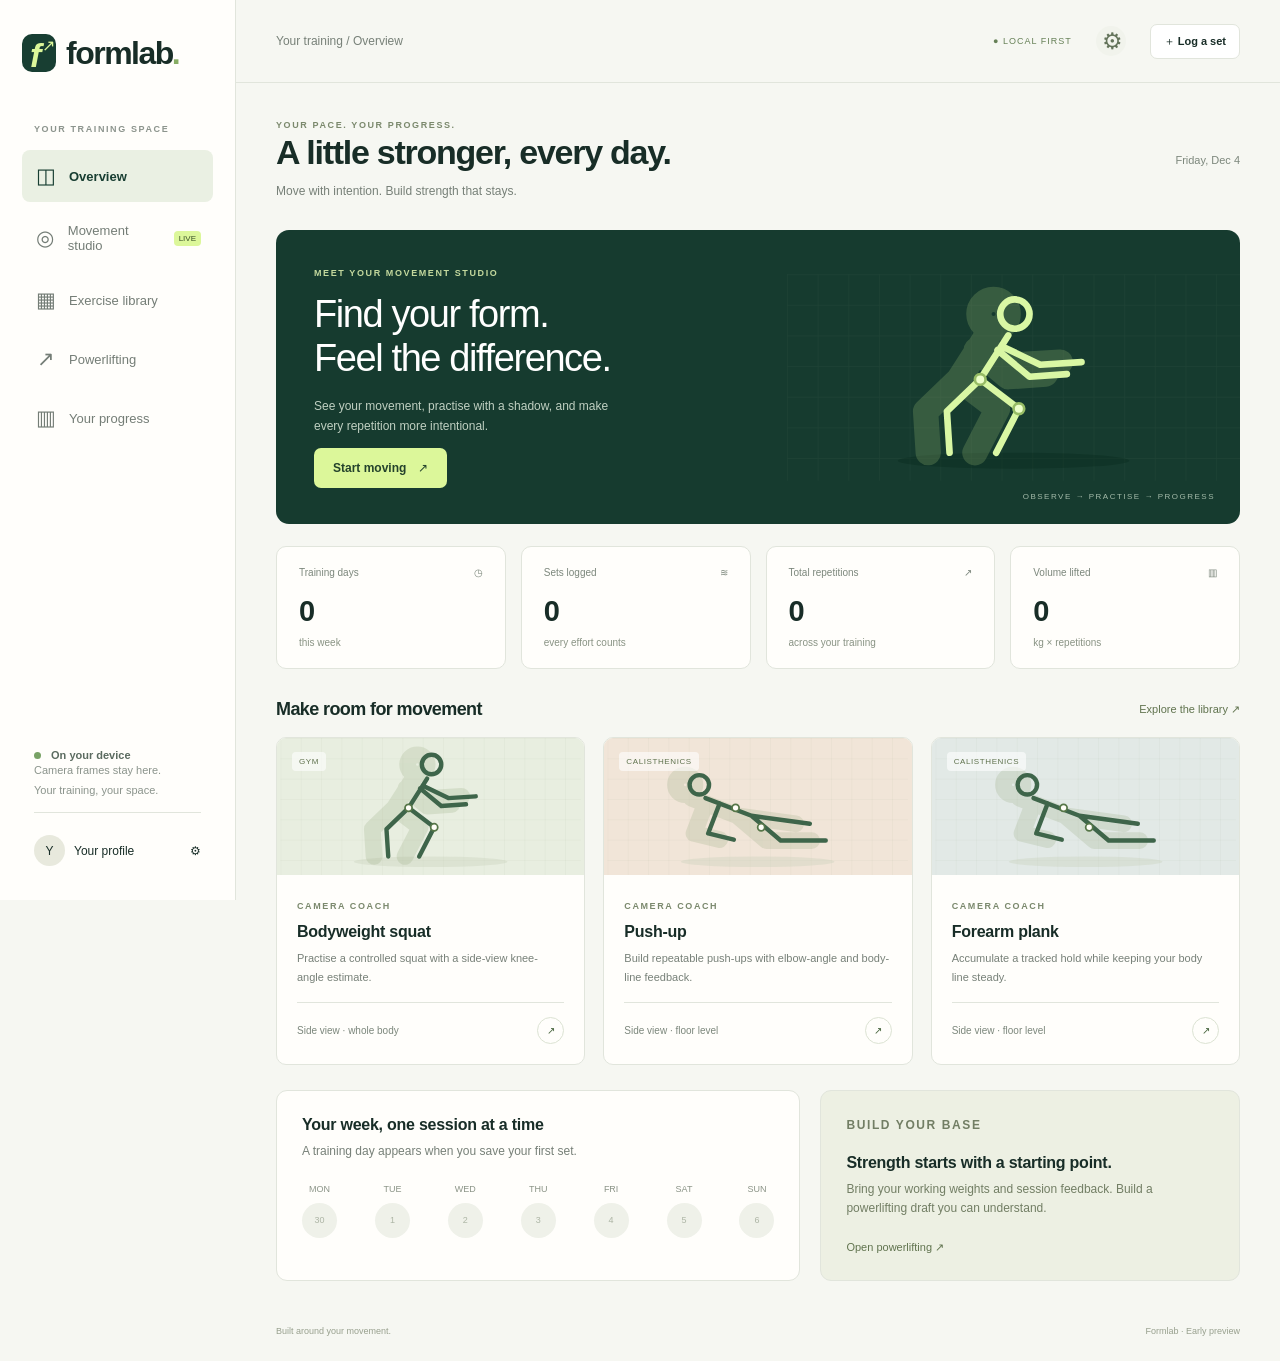
<file: fitness/index.html>
<!doctype html>
<html lang="en">
  <head>
    <meta charset="utf-8" />
    <meta name="viewport" content="width=device-width, initial-scale=1" />
    <meta name="theme-color" content="#102923" />
    <title>Formlab — Move with intention</title>
    <link rel="stylesheet" href="styles.css" />
  </head>
  <body>
    <aside class="sidebar">
      <a class="brand" href="#home"
        ><span class="brand-mark">f<span>↗</span></span
        >formlab<span class="brand-dot">.</span></a
      >
      <div class="workspace-label">YOUR TRAINING SPACE</div>
      <nav aria-label="Main navigation">
        <a href="#home" data-page="home"><span>◫</span> Overview</a
        ><a href="#coach" data-page="coach"
          ><span>◎</span> Movement studio <small>LIVE</small></a
        ><a href="#library" data-page="library"
          ><span>▦</span> Exercise library</a
        ><a href="#strength" data-page="strength"
          ><span>↗</span> Powerlifting</a
        ><a href="#progress" data-page="progress"
          ><span>▥</span> Your progress</a
        >
      </nav>
      <div class="sidebar-bottom">
        <div class="privacy-dot"></div>
        <b>On your device</b>
        <p>Camera frames stay here.<br />Your training, your space.</p>
        <button class="profile-link" id="edit-profile">
          <span class="avatar">Y</span
          ><span id="sidebar-name">Your profile</span><span>⚙</span>
        </button>
      </div>
    </aside>
    <div class="app">
      <header class="topbar">
        <span id="breadcrumb">Your training / Overview</span>
        <div>
          <span class="local-badge">● LOCAL FIRST</span
          ><button
            class="icon-button"
            id="top-profile"
            aria-label="Training profile"
          >
            ⚙</button
          ><button class="button small secondary" id="quick-log">
            ＋ Log a set
          </button>
        </div>
      </header>
      <main id="main"></main>
      <footer>
        Built around your movement. <span>Formlab · Early preview</span>
      </footer>
    </div>
    <dialog id="log-dialog">
      <form id="log-form">
        <div class="dialog-head">
          <div>
            <p class="eyebrow">MAKE IT COUNT</p>
            <h2>Log your set</h2>
          </div>
          <button
            type="button"
            class="icon-button close-dialog"
            aria-label="Close"
          >
            ×
          </button>
        </div>
        <label
          >Exercise<select name="exercise" id="log-exercise"></select
        ></label>
        <div class="form-grid">
          <label
            ><span id="amount-label">Repetitions</span
            ><input
              name="amount"
              type="number"
              min="1"
              max="10000"
              value="5"
              required /></label
          ><label
            >External load · kg<input
              name="load"
              type="number"
              min="0"
              max="1000"
              step="0.25"
              value="0"
              required
          /></label>
        </div>
        <label
          >Effort · 1 easy, 10 maximum<select name="effort">
            <option value="5">5 — Moderate</option>
            <option value="6">6 — Comfortable</option>
            <option value="7" selected>7 — Challenging</option>
            <option value="8">8 — Hard</option>
            <option value="9">9 — Very hard</option>
            <option value="10">10 — Maximum</option>
            <option value="1">1 — Very easy</option>
            <option value="2">2 — Easy</option>
            <option value="3">3 — Light</option>
            <option value="4">4 — Fairly light</option>
          </select></label
        ><label
          >Notes<textarea
            name="notes"
            rows="3"
            maxlength="1000"
            placeholder="Variation, assistance, how it felt…"
          ></textarea>
        </label>
        <p id="log-origin" class="muted"></p>
        <p id="log-error" role="alert" class="error"></p>
        <button class="button primary full">Save set</button>
      </form>
    </dialog>
    <dialog id="profile-dialog">
      <form id="profile-form">
        <div class="dialog-head">
          <div>
            <p class="eyebrow">YOUR STARTING POINT</p>
            <h2>Training profile</h2>
          </div>
          <button
            type="button"
            class="icon-button close-dialog"
            aria-label="Close"
          >
            ×
          </button>
        </div>
        <label
          >First name<input name="name" maxlength="30" placeholder="Your name"
        /></label>
        <div class="form-grid">
          <label
            >Bodyweight · kg (optional)<input
              name="bodyweight"
              type="number"
              min="20"
              max="400"
              step="0.1" /></label
          ><label
            >Experience<select name="experience">
              <option value="new">Getting started</option>
              <option value="regular">Training regularly</option>
              <option value="experienced">Experienced</option>
            </select></label
          >
        </div>
        <label
          >Primary focus<select name="goal">
            <option>Move better</option>
            <option>Build strength</option>
            <option>Calisthenics skills</option>
          </select></label
        >
        <p class="muted">
          Your profile and sets are stored in this browser. Export your history
          to keep a backup.
        </p>
        <p id="profile-error" role="alert" class="error"></p>
        <button class="button primary full">Save profile</button>
      </form>
    </dialog>
    <dialog id="export-dialog">
      <div class="dialog-head">
        <div>
          <p class="eyebrow">KEEP YOUR PROGRESS</p>
          <h2>Export your history</h2>
        </div>
        <button
          type="button"
          class="icon-button close-dialog"
          aria-label="Close"
        >
          ×
        </button>
      </div>
      <p class="muted">
        Download a JSON backup. If your browser blocks downloads, copy the
        backup text into a .json file. Import restores workout sets and their
        measurements; profile settings are included for reference.
      </p>
      <label
        >Backup text<textarea
          id="backup-text"
          rows="9"
          readonly
        ></textarea></label
      ><a class="button primary full" id="download-backup"
        >Download JSON backup ↓</a
      >
    </dialog>
    <div id="toast" role="status"></div>
    <script type="module" src="app.mjs"></script>
  </body>
</html>
</file>
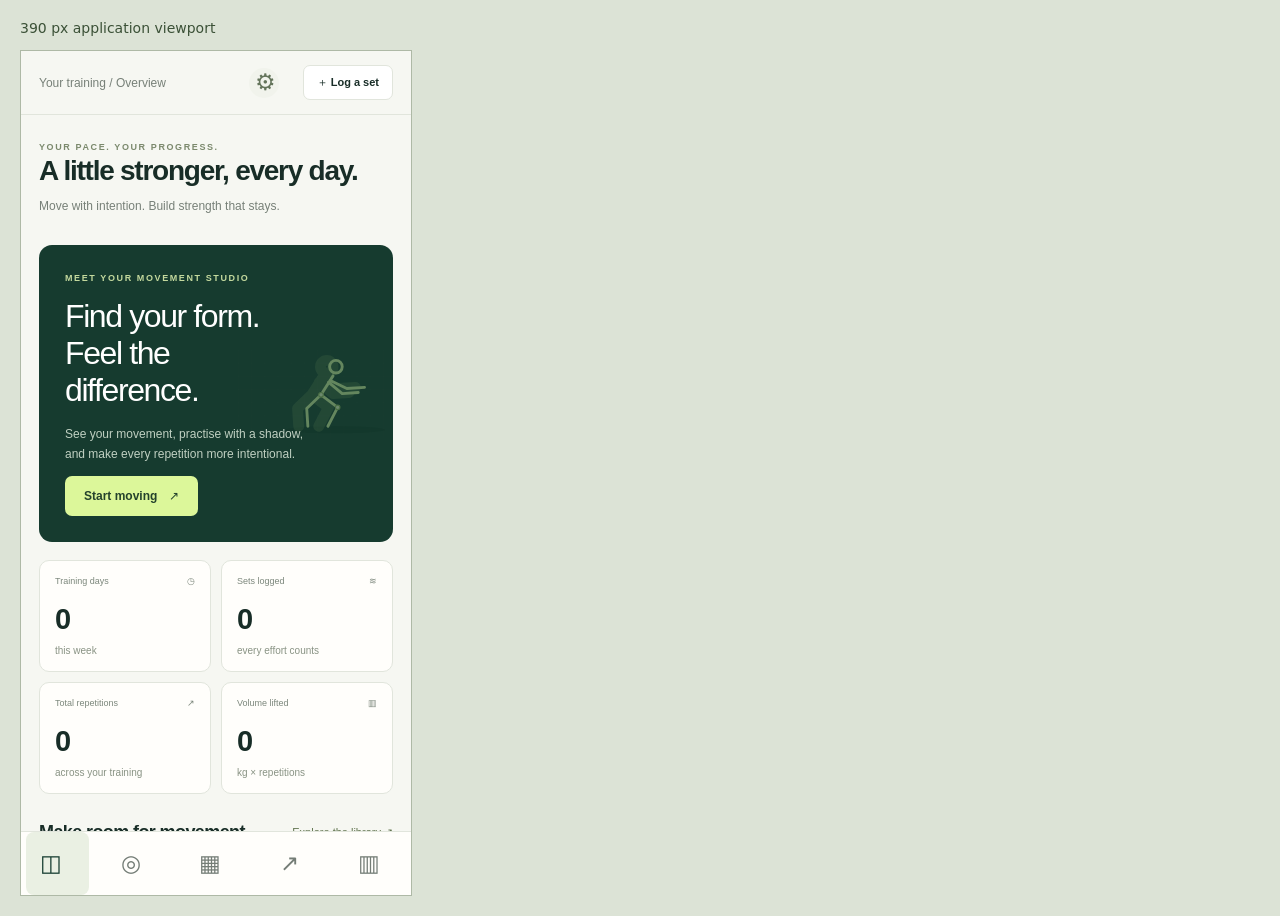
<file: fitness/tests/responsive.html>
<!doctype html><html lang="en"><meta charset="utf-8"><title>Formlab small-screen check</title><style>body{margin:20px;background:#dce3d6;font:14px system-ui}iframe{display:block;border:1px solid #aeb9a6;width:390px;height:844px;max-width:none}p{color:#3b5137}</style><p>390 px application viewport</p><iframe title="Phone preview" src="../index.html"></iframe></html>
</file>
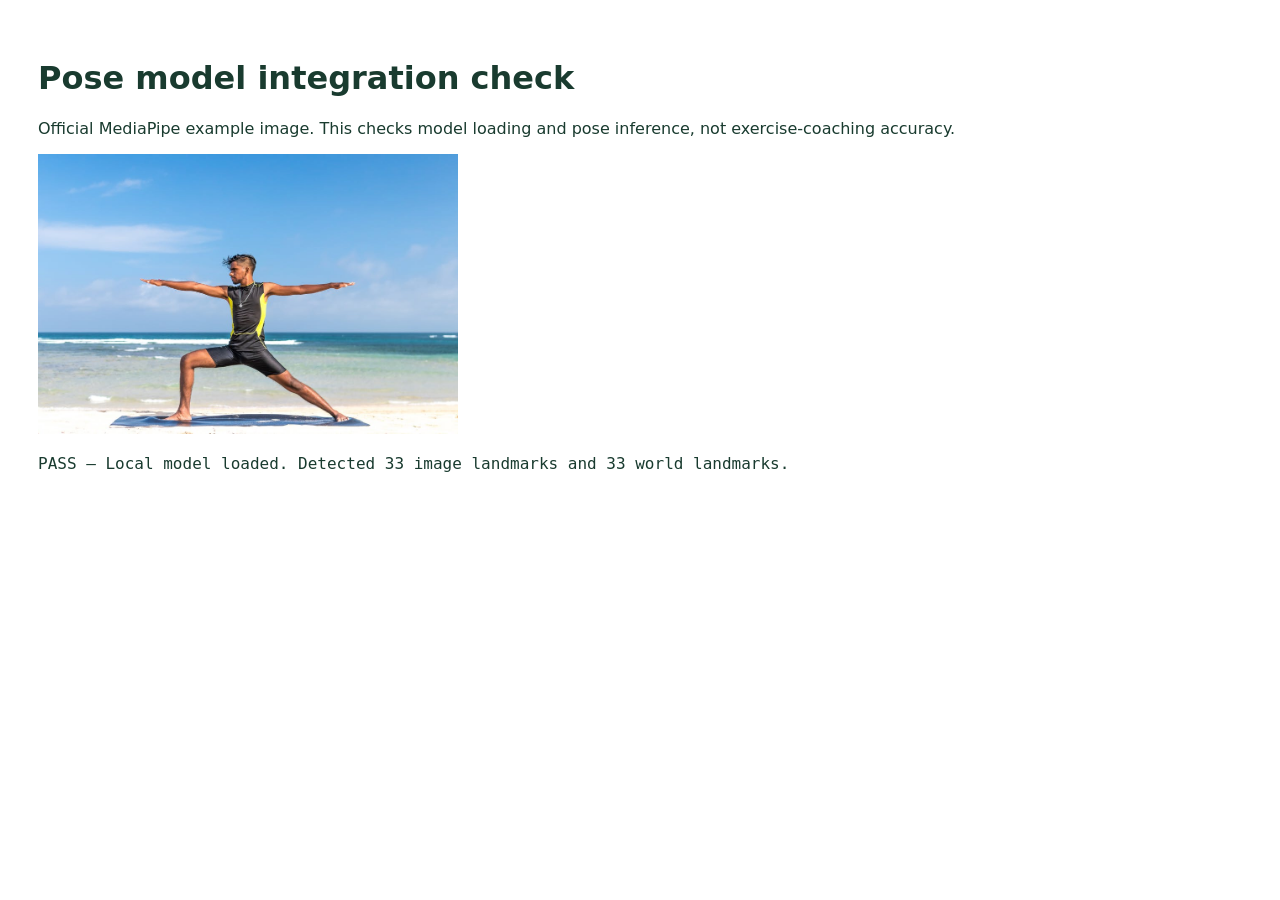
<file: fitness/tests/vision.html>
<!doctype html>
<html lang="en">
  <meta charset="utf-8" /><title>Formlab model check</title
  ><style>
    body {
      font: 16px system-ui;
      padding: 30px;
      color: #193b2f;
    }
    img {
      width: 420px;
    }
    pre {
      white-space: pre-wrap;
    }
  </style>
  <h1>Pose model integration check</h1>
  <p>
    Official MediaPipe example image. This checks model loading and pose
    inference, not exercise-coaching accuracy.
  </p>
  <img
    id="fixture"
    src="pose.jpg"
    alt="Official pose estimation test fixture"
  />
  <pre id="result">Loading local model…</pre>
  <script type="module">
    import {
      FilesetResolver,
      PoseLandmarker,
    } from "../vendor/vision_bundle.mjs";
    try {
      const files = await FilesetResolver.forVisionTasks("../vendor/wasm");
      const model = await PoseLandmarker.createFromOptions(files, {
        baseOptions: {
          modelAssetPath: "../vendor/pose_landmarker_lite.task",
          delegate: "CPU",
        },
        runningMode: "IMAGE",
        numPoses: 1,
      });
      const image = document.querySelector("img");
      await image.decode();
      const result = model.detect(image);
      if (result.landmarks?.[0]?.length !== 33)
        throw Error("Expected 33 landmarks from fixture.");
      document.querySelector("#result").textContent =
        "PASS — Local model loaded. Detected 33 image landmarks and " +
        result.worldLandmarks[0].length +
        " world landmarks.";
      model.close();
    } catch (error) {
      document.querySelector("#result").textContent = "FAIL — " + error.message;
    }
  </script>
</html>
</file>
<file: fitness/styles.css>
:root {
  --ink: #182d27;
  --muted: #778078;
  --green: #183e32;
  --lime: #dcf79a;
  --paper: #f6f7f2;
  --line: #e1e5dc;
  --white: #fff;
  --orange: #df9563;
  font-family:
    Inter,
    -apple-system,
    BlinkMacSystemFont,
    "Segoe UI",
    sans-serif;
  color: var(--ink);
  background: var(--paper);
  font-synthesis: none;
}
* {
  box-sizing: border-box;
}
body {
  margin: 0;
}
button,
input,
select,
textarea {
  font: inherit;
}
button,
a,
input,
select,
textarea {
  -webkit-tap-highlight-color: transparent;
}
button,
a {
  touch-action: manipulation;
}
button {
  cursor: pointer;
}
a {
  color: inherit;
  text-decoration: none;
}
button:focus-visible,
a:focus-visible,
input:focus-visible,
select:focus-visible {
  outline: 3px solid #87b86b;
  outline-offset: 3px;
}
button:disabled {
  opacity: 0.45;
  cursor: not-allowed;
}
.sidebar {
  width: 236px;
  background: #fffefb;
  border-right: 1px solid var(--line);
  position: fixed;
  height: 100dvh;
  padding: 34px 22px;
  display: flex;
  flex-direction: column;
  z-index: 10;
}
.brand {
  font-size: 32px;
  font-weight: 750;
  letter-spacing: -1.5px;
  display: flex;
  align-items: center;
  gap: 10px;
}
.brand-mark {
  background: var(--green);
  width: 34px;
  height: 38px;
  border-radius: 10px;
  color: var(--lime);
  font-size: 34px;
  font-style: italic;
  line-height: 43px;
  padding-left: 8px;
  position: relative;
}
.brand-mark span {
  font-size: 16px;
  position: absolute;
  top: -10px;
  right: 3px;
}
.brand-dot {
  color: #87ad64;
  margin-left: -11px;
}
.workspace-label {
  font-size: 9px;
  letter-spacing: 1.6px;
  color: #8c948d;
  margin: 52px 12px 16px;
  font-weight: 700;
}
nav {
  display: flex;
  flex-direction: column;
  gap: 7px;
}
nav a {
  font-size: 13px;
  padding: 14px 12px;
  display: flex;
  align-items: center;
  gap: 12px;
  border-radius: 8px;
  color: #747d76;
}
nav a > span {
  font-size: 21px;
  width: 23px;
  text-align: center;
}
nav a.active {
  background: #eaf0e3;
  color: var(--green);
  font-weight: 650;
}
nav a:hover {
  background: #f0f3eb;
}
nav small {
  font-size: 8px;
  background: var(--lime);
  color: #385026;
  padding: 3px 5px;
  margin-left: auto;
  border-radius: 4px;
}
.sidebar-bottom {
  margin-top: auto;
  padding: 20px 12px 0;
  font-size: 11px;
  color: #5b6b60;
}
.privacy-dot {
  width: 7px;
  height: 7px;
  border-radius: 50%;
  background: #78a265;
  display: inline-block;
  margin-right: 7px;
}
.sidebar-bottom p {
  font-size: 11px;
  line-height: 1.8;
  color: #8b948c;
}
.profile-link {
  border: 0;
  border-top: 1px solid var(--line);
  background: transparent;
  width: 100%;
  padding: 22px 0 0;
  display: flex;
  gap: 9px;
  align-items: center;
  text-align: left;
  color: var(--ink);
  font-size: 12px;
}
.profile-link > span:last-child {
  margin-left: auto;
}
.avatar {
  background: #e8e9dd;
  border-radius: 50%;
  width: 31px;
  height: 31px;
  display: inline-grid;
  place-items: center;
}
.app {
  margin-left: 236px;
}
.topbar {
  height: 83px;
  border-bottom: 1px solid var(--line);
  display: flex;
  justify-content: space-between;
  align-items: center;
  padding: 0 40px;
  font-size: 12px;
  color: #778078;
}
.topbar > div {
  display: flex;
  align-items: center;
  gap: 24px;
}
.local-badge {
  font-size: 9px;
  letter-spacing: 1px;
  color: #668057;
}
.button {
  padding: 12px 18px;
  border-radius: 7px;
  border: 1px solid transparent;
  display: inline-flex;
  align-items: center;
  justify-content: center;
  gap: 12px;
  font-size: 12px;
  font-weight: 650;
  transition:
    background 0.15s,
    transform 0.15s;
}
.button:hover {
  transform: translateY(-1px);
}
.primary {
  background: var(--green);
  color: white;
}
.primary:hover {
  background: #28523f;
}
.secondary {
  background: #fff;
  border-color: var(--line);
  color: var(--ink);
}
.lime {
  background: var(--lime);
  color: #24422c;
}
.small {
  font-size: 11px;
  padding: 9px 13px;
}
.full {
  width: 100%;
}
main {
  max-width: 1500px;
  margin: auto;
  padding: 35px 40px 20px;
}
h1,
h2,
h3,
p {
  margin-top: 0;
}
h1 {
  font-size: 34px;
  letter-spacing: -1.25px;
  font-weight: 600;
  margin-bottom: 10px;
}
h2 {
  font-size: 22px;
  font-weight: 600;
  letter-spacing: -0.6px;
  margin-bottom: 10px;
}
h3 {
  font-size: 16px;
  font-weight: 600;
  letter-spacing: -0.25px;
}
p {
  line-height: 1.65;
}
.muted {
  color: var(--muted);
  font-size: 12px;
}
.eyebrow {
  font-size: 9px;
  font-weight: 700;
  letter-spacing: 1.6px;
  color: #7b896d;
  margin-bottom: 13px;
}
.page-heading {
  display: flex;
  justify-content: space-between;
  align-items: center;
  margin-bottom: 28px;
}
.page-heading p {
  margin: 0;
}
.date-tag {
  font-size: 11px;
  color: #7c877c;
}
.hero {
  background: #163b2f;
  border-radius: 13px;
  min-height: 294px;
  color: white;
  padding: 36px 38px;
  position: relative;
  overflow: hidden;
  display: flex;
  align-items: center;
  isolation: isolate;
}
.hero-copy {
  max-width: 52%;
  position: relative;
  z-index: 2;
}
.hero .eyebrow {
  color: #c4d99e;
}
.hero h2 {
  font-size: 38px;
  line-height: 1.15;
  letter-spacing: -1.4px;
  margin-bottom: 16px;
  font-weight: 500;
}
.hero p:not(.eyebrow) {
  font-size: 12px;
  color: #c0d0c2;
  max-width: 320px;
}
.hero-art {
  position: absolute;
  right: 0;
  top: 0;
  width: 47%;
  height: 100%;
  z-index: 0;
}
.hero-art svg {
  width: 100%;
  height: 100%;
}
.hero-label {
  position: absolute;
  right: 25px;
  bottom: 23px;
  font-size: 8px;
  letter-spacing: 1.5px;
  color: #a4bbaa;
}
.stats {
  display: grid;
  grid-template-columns: repeat(4, 1fr);
  gap: 15px;
  margin: 22px 0 30px;
}
.stat {
  background: #fffefb;
  border: 1px solid var(--line);
  border-radius: 10px;
  padding: 20px 22px;
}
.stat-label {
  font-size: 10px;
  color: #7c877c;
  display: flex;
  justify-content: space-between;
  margin-bottom: 17px;
}
.stat-value {
  font-size: 29px;
  letter-spacing: -1px;
  font-weight: 550;
}
.stat-value small {
  font-size: 12px;
  letter-spacing: 0;
  color: #899384;
}
.stat-foot {
  font-size: 10px;
  color: #899384;
  margin-top: 9px;
}
.section-heading {
  display: flex;
  justify-content: space-between;
  align-items: center;
  margin: 28px 0 17px;
}
.section-heading h2 {
  font-size: 18px;
  margin: 0;
}
.text-link {
  font-size: 11px;
  color: #60734e;
}
.card-grid {
  display: grid;
  grid-template-columns: repeat(3, 1fr);
  gap: 18px;
}
.exercise-card {
  background: #fffefb;
  border: 1px solid var(--line);
  border-radius: 10px;
  overflow: hidden;
}
.exercise-art {
  height: 137px;
  position: relative;
  display: flex;
  align-items: center;
  justify-content: center;
  background: #e8eee0;
}
.exercise-art svg {
  width: 100%;
  height: 100%;
}
.exercise-art.peach {
  background: #f1e5d8;
}
.exercise-art.blue {
  background: #e2e9e6;
}
.exercise-card .card-body {
  padding: 20px;
}
.badge {
  font-size: 8px;
  letter-spacing: 0.6px;
  padding: 5px 7px;
  border-radius: 4px;
  background: #f0f3e9;
  color: #60734e;
  display: inline-block;
}
.exercise-art .badge {
  position: absolute;
  top: 14px;
  left: 15px;
  background: #fff9;
}
.card-body h3 {
  margin: 10px 0 8px;
}
.card-body p {
  font-size: 11px;
  color: var(--muted);
  min-height: 36px;
  margin-bottom: 16px;
}
.card-footer {
  display: flex;
  justify-content: space-between;
  align-items: center;
  border-top: 1px solid var(--line);
  padding-top: 14px;
  font-size: 10px;
  color: #7c877c;
}
.arrow-button {
  width: 27px;
  height: 27px;
  border: 1px solid #dce3d3;
  border-radius: 50%;
  background: transparent;
  color: #45633b;
}
.bottom-grid {
  display: grid;
  grid-template-columns: 1.25fr 1fr;
  gap: 20px;
  margin-top: 25px;
}
.panel {
  background: #fffefb;
  border: 1px solid var(--line);
  border-radius: 11px;
  padding: 25px;
}
.panel h3 {
  margin-bottom: 8px;
}
.week {
  display: flex;
  justify-content: space-between;
  margin-top: 22px;
}
.day {
  text-align: center;
  font-size: 9px;
  color: #8a9386;
}
.day span {
  display: grid;
  place-items: center;
  width: 35px;
  height: 35px;
  border-radius: 50%;
  background: #eff1e9;
  margin: 9px auto;
  color: #adb5a5;
}
.day.done span {
  background: var(--lime);
  color: #355139;
}
.note-panel {
  background: #edf0e3;
}
.note-panel p {
  font-size: 12px;
  color: #727e64;
  max-width: 320px;
  margin-bottom: 18px;
}
footer {
  padding: 25px 40px;
  font-size: 9px;
  color: #98a08e;
  display: flex;
  justify-content: space-between;
}
label {
  display: block;
  font-size: 11px;
  font-weight: 600;
  color: #63715e;
  margin: 14px 0;
}
input,
select,
textarea {
  width: 100%;
  border: 1px solid #dce2d5;
  border-radius: 6px;
  padding: 11px 12px;
  background: white;
  color: var(--ink);
  font-size: 13px;
  margin-top: 7px;
  min-width: 0;
}
textarea {
  resize: vertical;
}
.form-grid {
  display: grid;
  grid-template-columns: 1fr 1fr;
  gap: 15px;
}
dialog {
  border: 1px solid var(--line);
  border-radius: 14px;
  padding: 28px;
  width: min(470px, calc(100% - 30px));
  color: var(--ink);
  max-height: 90vh;
  overflow: auto;
}
dialog::backdrop {
  background: #10271ea1;
  backdrop-filter: blur(3px);
}
.dialog-head {
  display: flex;
  justify-content: space-between;
  align-items: flex-start;
}
.dialog-head h2 {
  margin: 0;
}
.icon-button {
  border: 0;
  background: #f1f3ec;
  border-radius: 50%;
  width: 30px;
  height: 30px;
  font-size: 23px;
  color: #64745b;
}
.error {
  color: #ad5537;
  font-size: 12px;
}
#toast {
  position: fixed;
  bottom: 25px;
  left: calc(50% + 100px);
  transform: translate(-50%, 20px);
  background: #183e32;
  color: white;
  padding: 14px 22px;
  border-radius: 8px;
  font-size: 12px;
  opacity: 0;
  pointer-events: none;
  transition: 0.2s;
  z-index: 99;
  max-width: 90vw;
}
#toast.visible {
  opacity: 1;
  transform: translate(-50%, 0);
}
.filters {
  display: flex;
  gap: 8px;
  flex-wrap: wrap;
  margin: 22px 0;
}
.chip {
  padding: 9px 16px;
  border: 1px solid var(--line);
  background: white;
  border-radius: 30px;
  color: #69775f;
  font-size: 11px;
}
.chip.active {
  background: var(--green);
  color: white;
  border-color: var(--green);
}
.studio-grid {
  display: grid;
  grid-template-columns: minmax(0, 1fr) 285px;
  gap: 20px;
}
.stage {
  position: relative;
  background: #122820;
  border-radius: 12px;
  overflow: hidden;
  aspect-ratio: 16/10;
  min-height: 260px;
}
.stage video,
.stage canvas {
  width: 100%;
  height: 100%;
  position: absolute;
  inset: 0;
  object-fit: contain;
}
.stage video {
  transform: scaleX(-1);
}
.stage canvas {
  z-index: 2;
}
.stage-top {
  position: absolute;
  top: 18px;
  left: 18px;
  right: 18px;
  display: flex;
  justify-content: space-between;
  z-index: 3;
  pointer-events: none;
}
.stage-tag {
  background: #10271dcc;
  border: 1px solid #59765b66;
  color: #d8e5d1;
  border-radius: 30px;
  padding: 7px 11px;
  font-size: 9px;
}
.stage-placeholder {
  position: absolute;
  inset: 0;
  display: flex;
  align-items: center;
  justify-content: center;
  flex-direction: column;
  text-align: center;
  color: #d9e8d0;
  gap: 7px;
  padding: 40px;
  background: radial-gradient(ellipse at 50% 100%, #335b3d, transparent);
}
.stage-placeholder svg {
  width: 140px;
  height: 190px;
  opacity: 0.6;
}
.stage-placeholder p {
  font-size: 11px;
  max-width: 300px;
  margin: 0;
  color: #97b195;
}
.studio-controls {
  display: flex;
  gap: 9px;
  flex-wrap: wrap;
  margin: 15px 0;
}
.studio-settings {
  display: grid;
  grid-template-columns: 1fr 1fr;
  gap: 16px;
}
.studio-settings label {
  margin: 0;
}
.cue-box {
  padding: 19px;
  background: #eaf0df;
  border-radius: 8px;
  margin-top: 18px;
}
.cue-box p {
  margin: 7px 0 0;
  font-size: 12px;
  color: #657757;
}
.cue-box strong {
  font-size: 14px;
}
.metric-row {
  display: grid;
  grid-template-columns: 1fr 1fr;
  gap: 12px;
  margin: 20px 0;
}
.metric-row .metric {
  background: #f3f5ed;
  border-radius: 8px;
  padding: 17px;
}
.metric strong {
  font-size: 28px;
  display: block;
  margin-top: 9px;
  font-weight: 500;
}
.metric span {
  font-size: 10px;
  color: var(--muted);
}
.small-note {
  font-size: 10px;
  line-height: 1.7;
  color: #7d8775;
}
.legend {
  display: flex;
  gap: 18px;
  font-size: 10px;
  color: #738166;
  margin: 14px 0;
}
.legend i {
  width: 8px;
  height: 8px;
  border-radius: 50%;
  display: inline-block;
  margin-right: 5px;
}
.toggle {
  display: flex;
  align-items: center;
  gap: 8px;
  font-weight: 400;
}
.toggle input {
  width: 16px;
  margin: 0;
  accent-color: var(--green);
}
.table-wrap {
  overflow: auto;
}
table {
  width: 100%;
  border-collapse: collapse;
  text-align: left;
  font-size: 12px;
}
th {
  font-size: 9px;
  font-weight: 600;
  letter-spacing: 0.8px;
  color: #8c9583;
  padding: 15px 10px;
  border-bottom: 1px solid var(--line);
}
td {
  padding: 16px 10px;
  border-bottom: 1px solid #edf0e5;
  white-space: nowrap;
}
td small {
  color: #8c9583;
}
td .icon-button {
  font-size: 15px;
  width: 25px;
  height: 25px;
}
.empty {
  padding: 40px 20px;
  text-align: center;
  color: #8a957f;
  font-size: 12px;
}
.empty strong {
  display: block;
  font-size: 17px;
  color: #506246;
  margin-bottom: 10px;
}
.strength-grid {
  display: grid;
  grid-template-columns: 320px minmax(0, 1fr);
  gap: 22px;
}
.program-card {
  border: 1px solid var(--line);
  border-radius: 9px;
  padding: 21px;
  margin-bottom: 14px;
  background: #fffefb;
}
.program-card h3 {
  margin: 0;
}
.program-top {
  display: flex;
  justify-content: space-between;
  align-items: center;
  margin-bottom: 13px;
}
.program-weight {
  font-size: 25px;
  font-weight: 500;
}
.program-card p {
  font-size: 11px;
  color: #7c8871;
  margin: 14px 0;
}
.program-meta {
  display: flex;
  gap: 22px;
  font-size: 11px;
  color: #6d7b61;
}
.notice {
  background: #edf0e3;
  border: 1px solid #e0e6d3;
  padding: 15px 18px;
  border-radius: 7px;
  font-size: 11px;
  color: #768164;
  line-height: 1.8;
}
.chart {
  height: 220px;
  margin-top: 20px;
}
.chart svg {
  width: 100%;
  height: 100%;
}
.progress-toolbar {
  display: flex;
  justify-content: space-between;
  align-items: center;
  gap: 15px;
}
.progress-toolbar select {
  max-width: 210px;
  margin: 0;
}
.history-actions {
  display: flex;
  gap: 8px;
}
.sr-only {
  position: absolute;
  width: 1px;
  height: 1px;
  padding: 0;
  overflow: hidden;
  clip: rect(0, 0, 0, 0);
  white-space: nowrap;
}
.demo-warning {
  color: #d6e990;
  background: #213f2c;
  font-size: 10px;
  border-radius: 6px;
  padding: 12px;
  line-height: 1.7;
  margin-bottom: 12px;
}
@media (min-width: 1500px) {
  main {
    padding-top: 45px;
  }
  .hero {
    min-height: 330px;
  }
  .exercise-art {
    height: 170px;
  }
}
@media (max-width: 1150px) {
  .sidebar {
    width: 205px;
    padding: 30px 14px;
  }
  .app {
    margin-left: 205px;
  }
  main {
    padding: 28px 25px;
  }
  .topbar {
    padding: 0 25px;
  }
  .studio-grid {
    grid-template-columns: minmax(0, 1fr) 245px;
  }
  .hero h2 {
    font-size: 32px;
  }
  .stat {
    padding: 17px;
  }
  .strength-grid {
    grid-template-columns: 270px minmax(0, 1fr);
  }
}
@media (max-width: 900px) {
  .sidebar {
    width: 78px;
    padding: 25px 10px;
  }
  .brand {
    font-size: 0;
    gap: 0;
    justify-content: center;
  }
  .brand-dot,
  .workspace-label,
  .sidebar-bottom {
    display: none;
  }
  nav {
    margin-top: 40px;
  }
  nav a {
    font-size: 0;
    padding: 13px;
    justify-content: center;
  }
  nav a > span {
    font-size: 23px;
  }
  nav small {
    display: none;
  }
  .app {
    margin-left: 78px;
  }
  .studio-grid,
  .strength-grid {
    grid-template-columns: 1fr;
  }
  .studio-aside {
    display: grid;
    grid-template-columns: 1fr 1fr;
    gap: 20px;
  }
  .stats {
    gap: 10px;
  }
  .stat {
    padding: 15px;
  }
  .stat-label {
    font-size: 9px;
  }
  .card-grid {
    gap: 12px;
  }
  .card-body {
    padding: 16px !important;
  }
  .hero-copy {
    max-width: 60%;
  }
  .hero-art {
    width: 40%;
  }
  #toast {
    left: 50%;
  }
}
@media (max-width: 600px) {
  .sidebar {
    height: 64px;
    width: 100%;
    bottom: 0;
    top: auto;
    padding: 0;
    border-top: 1px solid var(--line);
    border-right: 0;
  }
  .brand {
    display: none;
  }
  nav {
    margin: 0;
    flex-direction: row;
    justify-content: space-around;
    height: 100%;
  }
  nav a {
    padding: 10px 14px;
  }
  .app {
    margin: 0;
    padding-bottom: 65px;
  }
  .topbar {
    height: 64px;
    padding: 0 18px;
  }
  .local-badge {
    display: none;
  }
  main {
    padding: 25px 18px;
  }
  h1 {
    font-size: 28px;
  }
  .date-tag {
    display: none;
  }
  .hero {
    padding: 26px;
    min-height: 280px;
  }
  .hero-copy {
    max-width: 80%;
  }
  .hero h2 {
    font-size: 32px;
  }
  .hero-art {
    opacity: 0.4;
    width: 55%;
    right: -40px;
  }
  .hero-label {
    display: none;
  }
  .stats {
    grid-template-columns: 1fr 1fr;
    margin: 18px 0;
  }
  .card-grid {
    grid-template-columns: 1fr;
  }
  .exercise-card {
    display: grid;
    grid-template-columns: 115px 1fr;
  }
  .exercise-art {
    height: 100%;
    min-height: 160px;
  }
  .exercise-art .badge {
    left: 8px;
    top: 8px;
    font-size: 7px;
  }
  .card-body p {
    min-height: 0;
  }
  .bottom-grid {
    grid-template-columns: 1fr;
  }
  .studio-aside {
    display: block;
  }
  .studio-aside .panel {
    margin-bottom: 15px;
  }
  .stage {
    min-height: 230px;
  }
  .stage-placeholder svg {
    height: 100px;
  }
  .studio-settings {
    grid-template-columns: 1fr;
  }
  .page-heading {
    gap: 10px;
  }
  .progress-toolbar {
    align-items: flex-start;
    flex-direction: column;
  }
  .progress-toolbar select {
    max-width: 100%;
  }
  .form-grid {
    gap: 10px;
  }
  footer {
    padding: 25px 18px;
    font-size: 8px;
  }
  .notice {
    font-size: 10px;
  }
}
@media (prefers-reduced-motion: reduce) {
  * {
    transition: none !important;
    scroll-behavior: auto !important;
  }
}
[hidden] {
  display: none !important;
}
</file>
